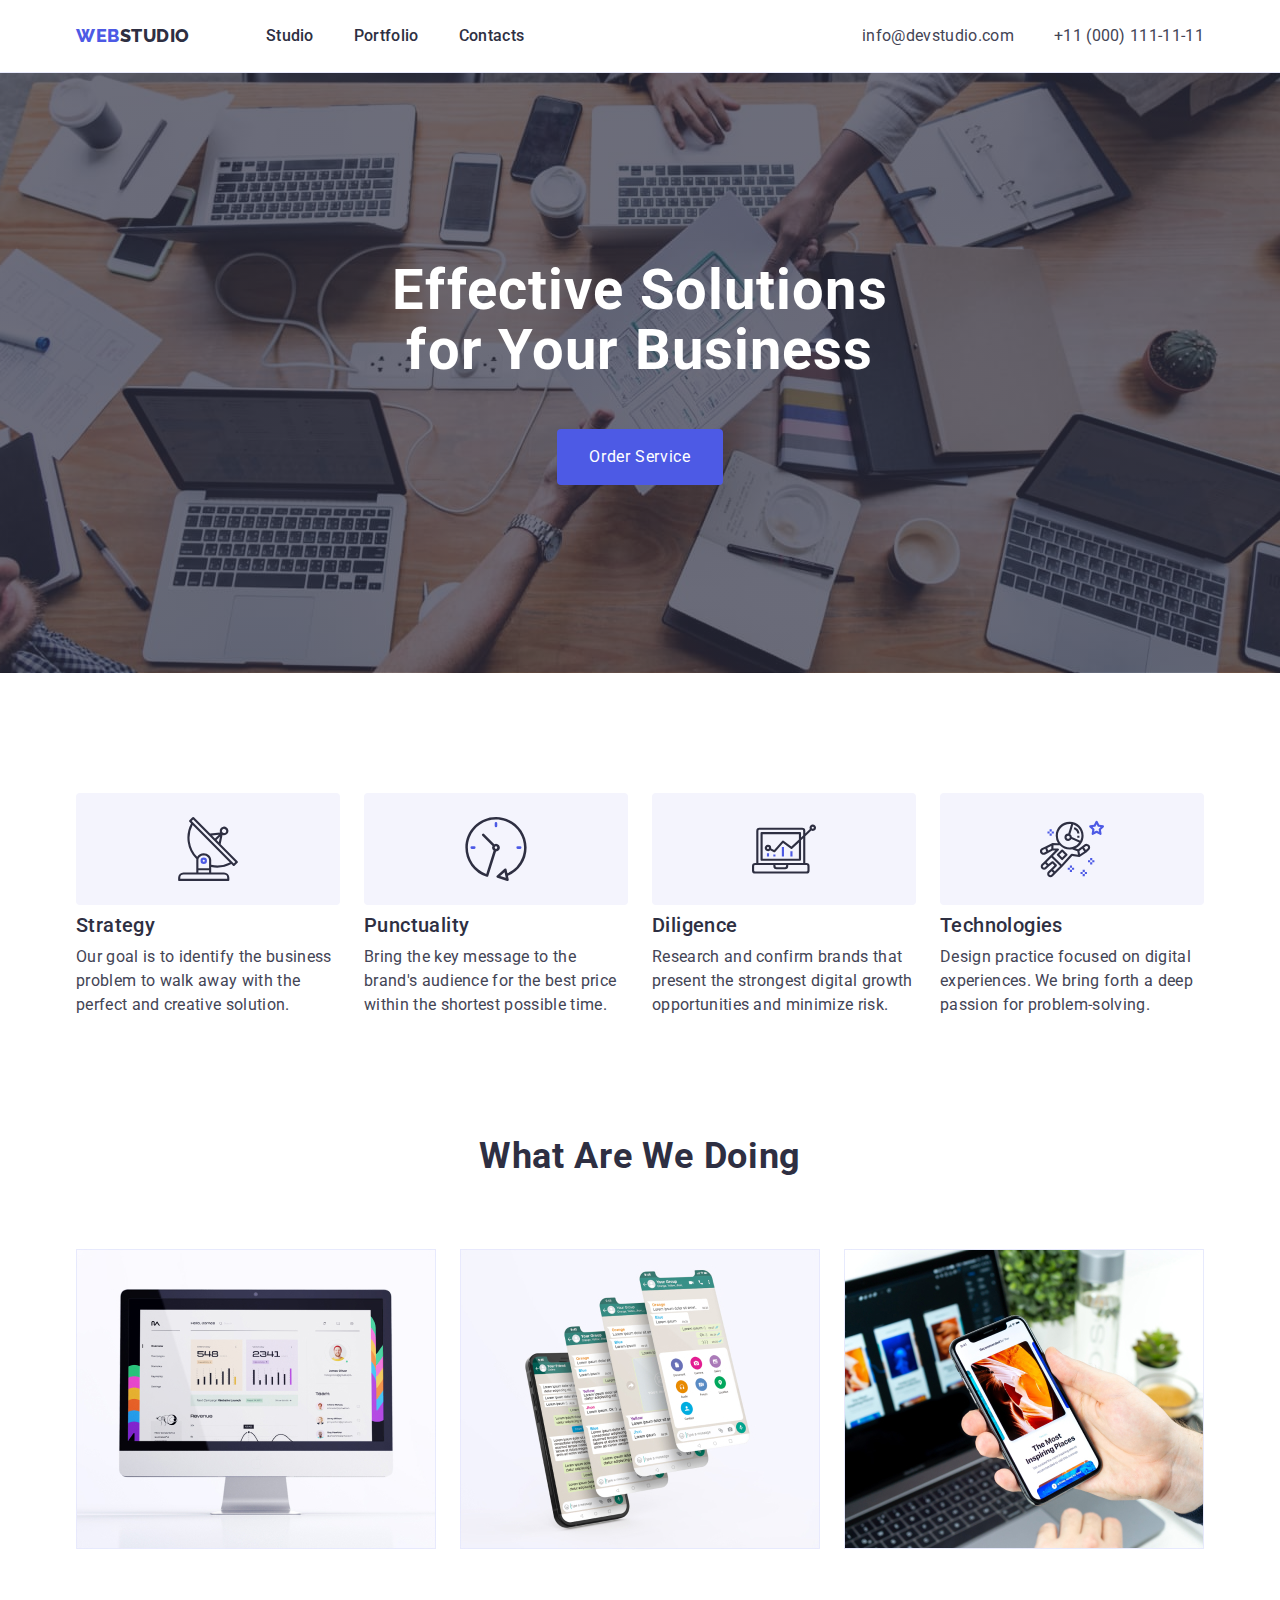
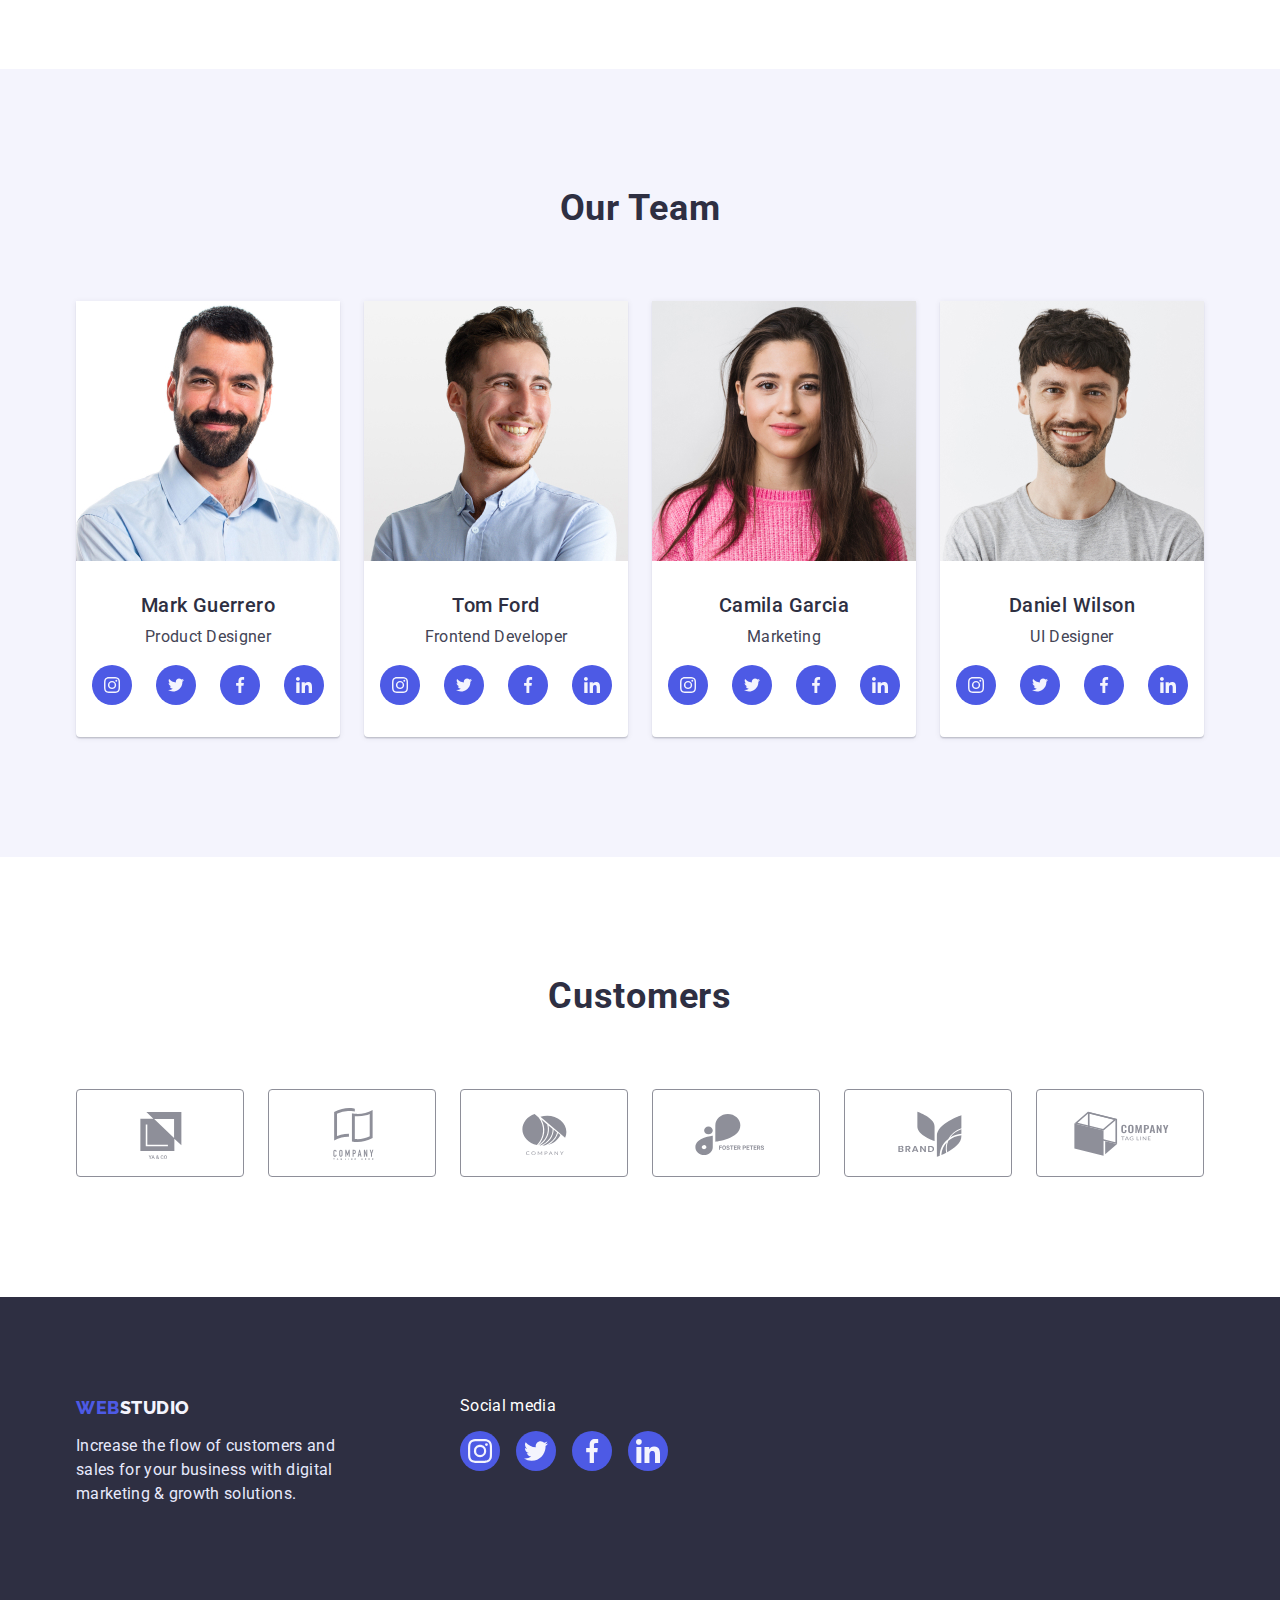
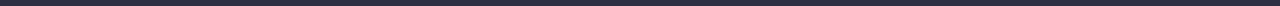
<file: index.html>
<!DOCTYPE html>
<html lang="en">
  <head>
    <meta charset="UTF-8">
    <meta http-equiv="X-UA-Compatible" content="IE=edge">
    <meta name="viewport" content="width=device-width, initial-scale=1.0">
    <title>Document</title>
    <link
    rel="stylesheet"
    href="https://cdnjs.cloudflare.com/ajax/libs/modern-normalize/1.0.0/modern-normalize.min.css">
    <link rel="preconnect" href="https://fonts.googleapis.com">
    <link rel="preconnect" href="https://fonts.gstatic.com" crossorigin="">
    <link rel="stylesheet" href="./css/styles.css">
    <link rel="stylesheet" href="https://fonts.googleapis.com/css2?family=Raleway:wght@800&family=Roboto:wght@400;500;700;900&display=swap">
  </head>
  <body>
    <header class="header">
    <div class="container flex-box header-box">   
      <nav class="header-menu flex-box">
        <a class="header-logo link" href="./index.html">Web<span class="header-logo-second link">Studio</span></a>
        <ul class="header-nav list link flex-box">
          <li>
            <a class="menu-item active list link" href="./index.html">Studio</a>
          </li>
          <li>
            <a class="menu-item active list link" href="./portfolio.html">Portfolio</a>
          </li>
          <li>
            <a class="menu-item active list link" href="">Contacts</a>
          </li>
        </ul>
      </nav>
      <address class="header-address">
        <ul class="address-list list flex-box">
          <li>
            <a class="address-item link active" href="mailto:info@devstudio.com">info@devstudio.com</a>
          </li>
          <li>
            <a class="address-item link active" href="tel:+110001111111">+11 (000) 111-11-11</a>
          </li>
        </ul>
      </address>
      </div>
    </header>
    <main class="main">
      <section class="service section">
        <div class="container">
          <h1 class="service-text">Effective Solutions for Your Business</h1>
          <button class="service-bnt active-btn" type="button">Order Service</button>
        </div>
      </section>
      <section class="specifics section">
      <div class="container">
        <h2 hidden class="none-title">specifics</h2>
        <ul class="specifics-list list flex-box">
          <li class="specifics-item">
            <div class="specifics-icon" >
              <svg width="64" height="64">
                <use href="./images/icon1s.svg#icon-antenna"></use>
              </svg>
            </div> 
            <h3  class="specifics-title">Strategy</h3>
            <p class="specifics-text">
              Our goal is to identify the business problem to walk away with the
              perfect and creative solution.
            </p>
          </li>
          <li class="specifics-item">
            <div class="specifics-icon" >
              <svg width="64" height="64">
                <use href="./images/icon1s.svg#icon-clock"></use>
              </svg>
            </div> 
            <h3 class="specifics-title">Punctuality</h3>
            <p class="specifics-text">
              Bring the key message to the brand's audience for the best price
              within the shortest possible time.
            </p>
          </li>
          <li class="specifics-item">
            <div class="specifics-icon" >
              <svg width="64" height="64">
                <use href="./images/icon1s.svg#icon-diagram"></use>
              </svg>
            </div> 
            <h3 class="specifics-title">Diligence</h3>
            <p class="specifics-text">
              Research and confirm brands that present the strongest digital
              growth opportunities and minimize risk.
            </p>
          </li>
          <li class="specifics-item">
            <div class="specifics-icon" >
              <svg width="64" height="64">
                <use href="./images/icon1s.svg#icon-astronaut"></use>
              </svg>
            </div> 
            <h3 class="specifics-title">Technologies</h3>
            <p class="specifics-text">
              Design practice focused on digital experiences. We bring forth a
              deep passion for problem-solving.
            </p>
          </li>
        </ul>
      </div>
      </section>
      <section class="doing section">
        <div class="container">
        <h2 class="primary-title">What are we doing</h2>
        <ul class="doing-list list flex-box">
          <li class="doing-item">
            <img src="./images/computer.jpg" alt="computer" width="360">
          </li>
          <li class="doing-item">
            <img src="./images/phones.jpg" alt="phones" width="360">
          </li>
          <li class="doing-item">
            <img src="./images/phoneandcomtputer.jpg" alt="phones and comtputer" width="360">
          </li>
        </ul>
        </div>
      </section>
      <section class="team section">
        <div class="container">
        <h2 class="primary-title">Our Team</h2>
        <ul class="team-list list flex-box">
          <li class="team-item">
            <img src="./images/mark.jpg" alt="boy" width="264">
            <div class="team-text">
              <h3 class="team-parthner">Mark Guerrero</h3>
              <p class="team-doing">Product Designer</p>
              <ul class="team-soc list">
                <li class="team-soc-item">
                  <a href="" class="team-soc-link link">
                    <svg widht="16" height="16" class="team-soc-icon"> 
                      <use href="./images/icons.svg#icon-instagram"></use>
                    </svg>
                  </a>
                </li>
                <li class="team-soc-item">
                  <a href="" class="team-soc-link link">
                    <svg widht="16" height="16" class="team-soc-icon"> 
                      <use href="./images/icons.svg#icon-twitter"></use>
                    </svg>
                  </a>
                </li>
                <li class="team-soc-item">
                  <a href="" class="team-soc-link link">
                    <svg widht="16" height="16" class="team-soc-icon"> 
                      <use href="./images/icons.svg#icon-facebook"></use>
                    </svg>
                  </a>
                </li>
                <li class="team-soc-item">
                  <a href="" class="team-soc-link link">
                    <svg widht="16" height="16" class="team-soc-icon"> 
                      <use href="./images/icons.svg#icon-linkedin"></use>
                    </svg>
                  </a>
                </li>
              </ul>
            </div>
          </li>
          <li class="team-item">
            <img src="./images/tom.jpg" alt="man" width="264">
            <div class="team-text">
              <h3 class="team-parthner">Tom Ford</h3>
              <p class="team-doing">Frontend Developer</p>
              <ul class="team-soc list">
                <li class="team-soc-item">
                  <a href="" class="team-soc-link link">
                    <svg widht="16" height="16" class="team-soc-icon"> 
                      <use href="./images/icons.svg#icon-instagram"></use>
                    </svg>
                  </a>
                </li>
                <li class="team-soc-item">
                  <a href="" class="team-soc-link link">
                    <svg widht="16" height="16" class="team-soc-icon"> 
                      <use href="./images/icons.svg#icon-twitter"></use>
                    </svg>
                  </a>
                </li>
                <li class="team-soc-item">
                  <a href="" class="team-soc-link link">
                    <svg widht="16" height="16" class="team-soc-icon"> 
                      <use href="./images/icons.svg#icon-facebook"></use>
                    </svg>
                  </a>
                </li>
                <li class="team-soc-item">
                  <a href="" class="team-soc-link link">
                    <svg widht="16" height="16" class="team-soc-icon"> 
                      <use href="./images/icons.svg#icon-linkedin"></use>
                    </svg>
                  </a>
                </li>
              </ul>
            </div>
          </li>
          <li class="team-item">
            <img src="./images/camila.jpg" alt="women" width="264">
            <div class="team-text">
              <h3 class="team-parthner">Camila Garcia</h3>
              <p class="team-doing">Marketing</p>
              <ul class="team-soc list">
                <li class="team-soc-item">
                  <a href="" class="team-soc-link link">
                    <svg widht="16" height="16" class="team-soc-icon"> 
                      <use href="./images/icons.svg#icon-instagram"></use>
                    </svg>
                  </a>
                </li>
                <li class="team-soc-item">
                  <a href="" class="team-soc-link link">
                    <svg widht="16" height="16" class="team-soc-icon"> 
                      <use href="./images/icons.svg#icon-twitter"></use>
                    </svg>
                  </a>
                </li>
                <li class="team-soc-item">
                  <a href="" class="team-soc-link link">
                    <svg widht="16" height="16" class="team-soc-icon"> 
                      <use href="./images/icons.svg#icon-facebook"></use>
                    </svg>
                  </a>
                </li>
                <li class="team-soc-item">
                  <a href="" class="team-soc-link link">
                    <svg widht="16" height="16" class="team-soc-icon"> 
                      <use href="./images/icons.svg#icon-linkedin"></use>
                    </svg>
                  </a>
                </li>
              </ul>
            </div>
          </li>
          <li class="team-item">
            <img src="./images/daniel.jpg" alt="boy" width="264">
            <div class="team-text">
              <h3 class="team-parthner">Daniel Wilson</h3>
              <p class="team-doing">UI Designer</p>
              <ul class="team-soc list">
                <li class="team-soc-item">
                  <a href="" class="team-soc-link link">
                    <svg widht="16" height="16" class="team-soc-icon"> 
                      <use href="./images/icons.svg#icon-instagram"></use>
                    </svg>
                  </a>
                </li>
                <li class="team-soc-item">
                  <a href="" class="team-soc-link link">
                    <svg widht="16" height="16" class="team-soc-icon"> 
                      <use href="./images/icons.svg#icon-twitter"></use>
                    </svg>
                  </a>
                </li>
                <li class="team-soc-item">
                  <a href="" class="team-soc-link link">
                    <svg widht="16" height="16" class="team-soc-icon"> 
                      <use href="./images/icons.svg#icon-facebook"></use>
                    </svg>
                  </a>
                </li>
                <li class="team-soc-item">
                  <a href="" class="team-soc-link link">
                    <svg widht="16" height="16" class="team-soc-icon"> 
                      <use href="./images/icons.svg#icon-linkedin"></use>
                    </svg>
                  </a>
                </li>
              </ul>
            </div>
          </li>
        </ul>
      </div>
      </section>
      <Section class="customers section">
        <div class="container">
          <h2 class="primary-title">Customers</h2>
          <ul class="customers-list list">
            <li class="custemers-li">
              <a href="" class="customers-item">
                <svg width="104" height="56" class="customers-icon">
                  <use href="./images/icons1c.svg#icon-client1"></use>
                </svg>
              </a>
            </li>
            <li class="custemers-li">
              <a href="" class="customers-item">
                <svg width="104" height="56" class="customers-icon">
                  <use href="./images/icons1c.svg#icon-client2"></use>
                </svg>
              </a>
            </li>
            <li class="custemers-li">
              <a href="" class="customers-item">
                <svg width="104" height="56" class="customers-icon">
                  <use href="./images/icons1c.svg#icon-client3"></use>
                </svg>
              </a>
            </li>
            <li class="custemers-li">
              <a href="" class="customers-item">
                <svg width="104" height="56" class="customers-icon">
                  <use href="./images/icons1c.svg#icon-client4"></use>
                </svg>
              </a>
            </li>
            <li class="custemers-li">
              <a href="" class="customers-item">
                <svg width="104" height="56" class="customers-icon">
                  <use href="./images/icons1c.svg#icon-client5"></use>
                </svg>
              </a>
            </li>
            <li class="custemers-li">
              <a href="" class="customers-item">
                <svg width="104" height="56" class="customers-icon">
                  <use href="./images/icons1c.svg#icon-client6"></use>
                </svg>
              </a>
            </li>
          </ul>
        </div>
      </Section>
    </main>
    <footer class="footer">
     <div class="container flex-box">
        <div class="footer-container">
        <a class="footer-logo link" href="./index.html">Web<span class="footer-logo-second link">Studio</span></a>
        <p class="footer-text">
          Increase the flow of customers and sales for your business with digital
          marketing & growth solutions.
        </p>
        </div>
        <div class="footer-social">
          <p class="footer-social-text">Social media</p>
          <ul class="footer-social-list list">
                  <li class="">
                    <a href="" class="footer-social-box">
                      <svg widht="24" height="24"> 
                        <use href="./images/icons.svg#icon-instagram"></use>
                      </svg>
                    </a>
                  </li>
                  <li class="">
                    <a href="" class="footer-social-box">
                      <svg widht="24" height="24"> 
                        <use href="./images/icons.svg#icon-twitter"></use>
                      </svg>
                    </a>
                  </li>
                  <li class="">
                    <a href="" class="footer-social-box">
                      <svg widht="24" height="24"> 
                        <use href="./images/icons.svg#icon-facebook"></use>
                      </svg>
                    </a>
                  </li>
                  <li class="">
                    <a href="" class="footer-social-box">
                      <svg widht="24" height="24"> 
                        <use href="./images/icons.svg#icon-linkedin"></use>
                      </svg>
                    </a>
                  </li>
          </ul>
        </div>
     </div>
    </footer>
  </body>
</html>
</file>
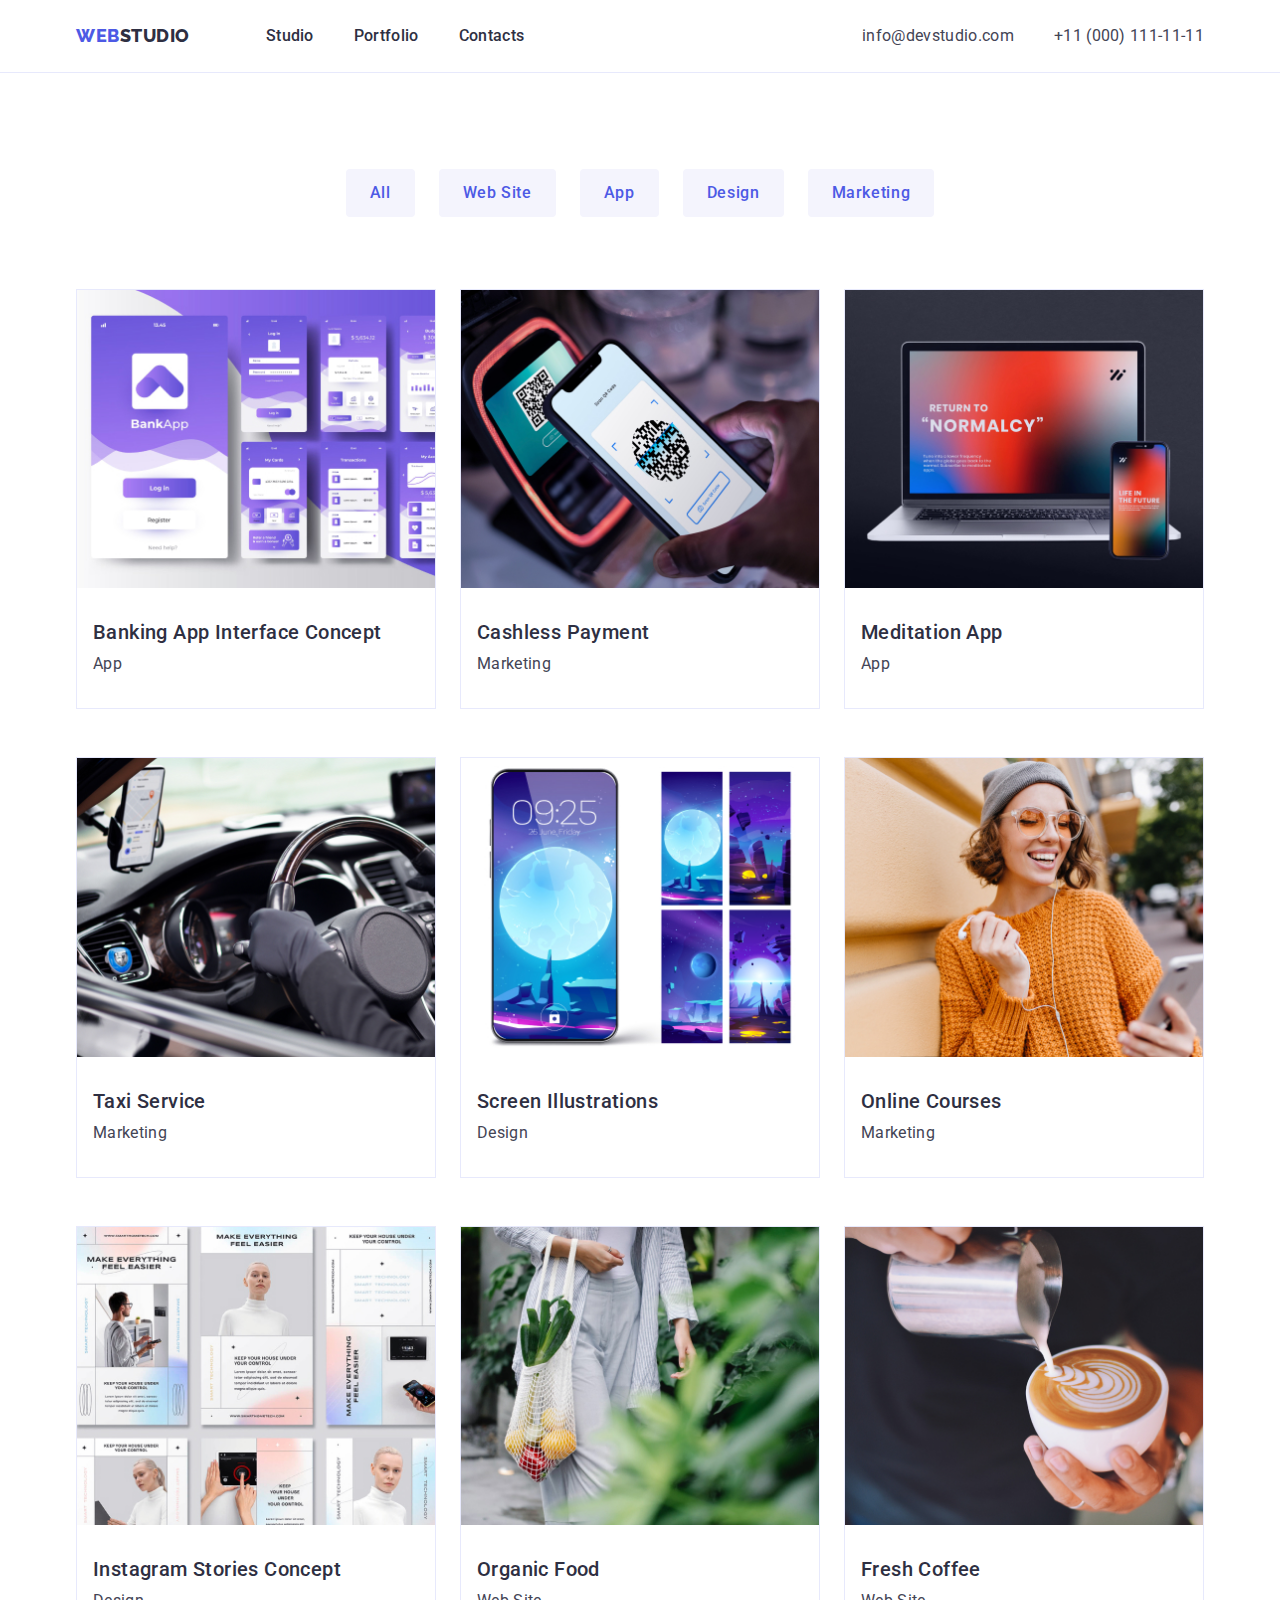
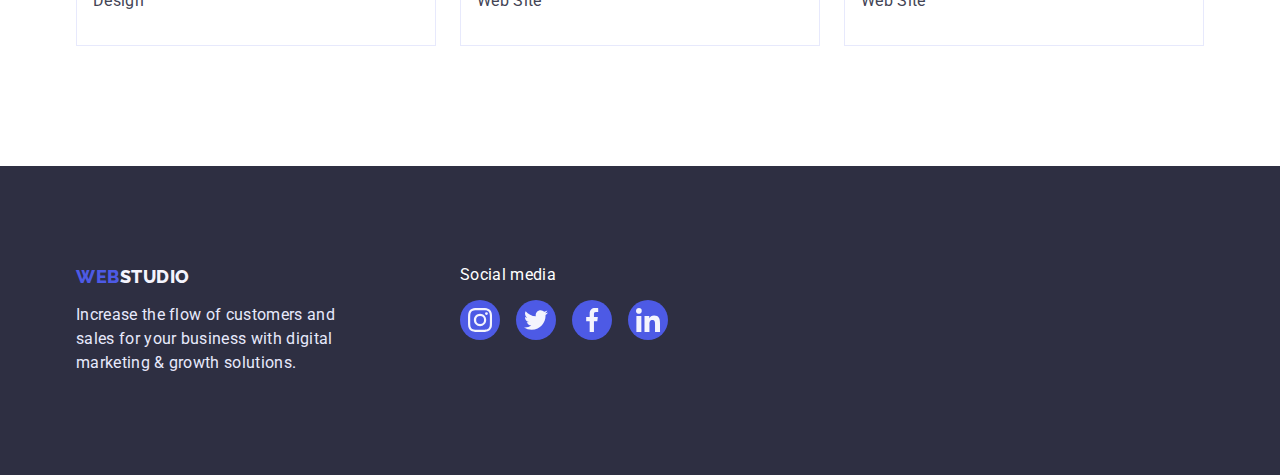
<file: portfolio.html>
<!DOCTYPE html>
<html lang="en">
  <head>
    <meta charset="UTF-8">
    <meta http-equiv="X-UA-Compatible" content="IE=edge">
    <meta name="viewport" content="width=device-width, initial-scale=1.0">
    <title>Portfolio</title>
    <link
    rel="stylesheet"
    href="https://cdnjs.cloudflare.com/ajax/libs/modern-normalize/1.0.0/modern-normalize.min.css">
    <link rel="preconnect" href="https://fonts.googleapis.com">
    <link rel="preconnect" href="https://fonts.gstatic.com" crossorigin="">
    <link rel="stylesheet" href="./css/styles.css">
    <link
      rel="stylesheet"
      href="https://fonts.googleapis.com/css2?family=Raleway:wght@800&family=Roboto:wght@400;500;700;900&display=swap"
    >
  </head>
  <body>
    <header class="header">
      <div class="container flex-box header-box">
      <nav class="header-menu flex-box">
        <a class="header-logo link" href="./index.html">Web<span class="header-logo-second link">Studio</span></a>
        <ul class="header-nav list link flex-box">
          <li>
            <a class="menu-item active list link" href="./index.html">Studio</a>
          </li>
          <li>
            <a class="menu-item active list link" href="./portfolio.html">Portfolio</a>
          </li>
          <li>
            <a class="menu-item active list link" href="">Contacts</a>
          </li>
        </ul>
      </nav>
      <address class="header-address link">
        <ul class="address-list list flex-box">
          <li>
            <a class="address-item link active" href="mailto:info@devstudio.com">info@devstudio.com</a>
          </li>
          <li>
            <a class="address-item link active" href="tel:+110001111111">+11 (000) 111-11-11</a>
          </li>
        </ul>
      </address>
    </div>
    </header>
    <main class="all">
      <section class="button-for-nav">
        <div class="container">
        <h1 hidden="" class="none-title">buttons</h1>
        <ul class="link list btn-nav">
          <li><button class="second-nav active-btn" type="button">All</button></li>
          <li><button class="second-nav active-btn" type="button">Web Site</button></li>
          <li><button class="second-nav active-btn" type="button">App</button></li>
          <li><button class="second-nav active-btn" type="button">Design</button></li>
          <li><button class="second-nav active-btn" type="button">Marketing</button></li>
        </ul>
      </div>
      <div class="container">
        <ul class="services-list list flex-box">
          <li class="services-list-item">
            <a class="link" href="">
              <img src="./images/bankingapp.jpg" alt="Banking App Interface Concept" width="360">
              <div class="cards-text">
                <h2 class="secondary-title-cards">Banking App Interface Concept</h2>
                <p class="text-dsc">App</p>
              </div>
            </a>
          </li>
          <li class="services-list-item">
            <a class="link" href="">
              <img src="./images/cashlesspayment.jpg" alt="Cashless Payment" width="360">
              <div class="cards-text">
                <h2 class="secondary-title-cards">Cashless Payment</h2>
                <p class="text-dsc">Marketing</p>
              </div>
            </a>
          </li>
          <li class="services-list-item">
            <a class="link" href="">
              <img src="./images/maditaionapp.jpg" alt="Meditaion App" width="360">
              <div class="cards-text">
                <h2 class="secondary-title-cards">Meditation App</h2>
                <p class="text-dsc">App</p>
              </div>
            </a>
          </li>
          <li class="services-list-item">
            <a class="link" href="">
              <img src="./images/taxiservice.jpg" alt="Taxi Service" width="360">
              <div class="cards-text">
                <h2 class="secondary-title-cards">Taxi Service</h2>
                <p class="text-dsc">Marketing</p>
              </div>
            </a>
          </li>
          <li class="services-list-item">
            <a class="link" href="">
              <img src="./images/screenillustrations.jpg" alt="Screen Illustrations" width="360">
              <div class="cards-text">
                <h2 class="secondary-title-cards">Screen Illustrations</h2>
                <p class="text-dsc">Design</p>
              </div>
            </a>
          </li>
          <li class="services-list-item">
            <a class="link" href="">
              <img src="./images/onlinecourses.jpg" alt="Online Courses" width="360">
              <div class="cards-text">
                <h2 class="secondary-title-cards">Online Courses</h2>
                <p class="text-dsc">Marketing</p>
              </div>
            </a>
          </li>
          <li class="services-list-item">
            <a class="link" href="">
              <img src="./images/instagramstories.jpg" alt="Instagram Stories Concept" width="360">
              <div class="cards-text">
                <h2 class="secondary-title-cards">Instagram Stories Concept</h2>
                <p class="text-dsc">Design</p>
              </div>
            </a>
          </li>
          <li class="services-list-item">
            <a class="link" href="">
              <img src="./images/organicfood.jpg" alt="Organic Food" width="360">
              <div class="cards-text">
                <h2 class="secondary-title-cards">Organic Food</h2>
                <p class="text-dsc">Web Site</p>
              </div>
            </a>
          </li>
          <li class="services-list-item">
            <a class="link" href="">
              <img src="./images/freshcoffe.jpg" alt="Fresh Coffee" width="360">
              <div class="cards-text">
                <h2 class="secondary-title-cards">Fresh Coffee</h2>
                <p class="text-dsc">Web Site</p>
              </div>
            </a>
          </li>
        </ul>
      </div>
      </section>
    </main>
    <footer class="footer">
      <div class="container flex-box">
        <div class="footer-container">
        <a class="footer-logo link" href="./index.html">Web<span class="footer-logo-second link">Studio</span></a>
        <p class="footer-text">
          Increase the flow of customers and sales for your business with digital
          marketing & growth solutions.
        </p>
        </div>
        <div class="footer-social">
          <p class="footer-social-text">Social media</p>
          <ul class="footer-social-list list">
                  <li class="">
                    <a href="" class="footer-social-box">
                      <svg widht="24px" height="24px"> 
                        <use href="./images/icons.svg#icon-instagram"></use>
                      </svg>
                    </a>
                  </li>
                  <li class="">
                    <a href="" class="footer-social-box">
                      <svg widht="24px" height="24px"> 
                        <use href="./images/icons.svg#icon-twitter"></use>
                      </svg>
                    </a>
                  </li>
                  <li class="">
                    <a href="" class="footer-social-box">
                      <svg widht="24px" height="24px"> 
                        <use href="./images/icons.svg#icon-facebook"></use>
                      </svg>
                    </a>
                  </li>
                  <li class="">
                    <a href="" class="footer-social-box">
                      <svg widht="24px" height="24px"> 
                        <use href="./images/icons.svg#icon-linkedin"></use>
                      </svg>
                    </a>
                  </li>
          </ul>
        </div>
     </div>
    </footer>
  </body>
</html>
</file>
<file: css/styles.css>
:root {
  --accent-color: #4d5ae5;
  --accent-logo-color: #4d5ae5;
  --hero-title-buttons: #ffffff;
  --brand-color: #2e2f42;
  --primary-titles-color: #2e2f42;
  --mini-titles-color: #2e2f42;
  --secondary-titles-color: #2e2f42;
  --hover-color: #404bbf;
  --background: #ffffff;
  --cards-color: #f4f4fd;
  --cloud: #f4f4fd;
  --buttons-2page: #e7e9fc;
  --primary-text-color: #434455;
}
/* списки и точки */
ul {
  list-style: none;
  margin: 0;
  padding: 0;
}

a {
  text-decoration: none;
}

h1,
h2,
h3,
h4,
h5,
h6,
p {
  margin: 0;
  padding: 0;
}

body {
  font-family: "Roboto", sans-serif;

  color: var(--primary-text-color);
  background-color: var(--background);
  letter-spacing: 0.02em;
}

img {
  display: block;
  max-width: 100%;
  height: auto;
}

.section {
  padding-top: 120px;
  padding-bottom: 120px;
}

.container {
  max-width: 1158px;
  margin: 0 auto;
  padding: 0 15px;
}

/* header */
.flex-box {
  display: flex;
}

.header {
  border-bottom: 1px solid #E7E9FC;
  padding-top: 24px;
  padding-bottom: 24px;
}

.header-box {
  justify-content:space-between;
}

.header-logo {
  font-family: "Raleway", sans-serif;
  color: var(--accent-color);
  font-weight: 800;
  font-size: 18px;
  line-height: 1.17;
  text-transform: uppercase;
  letter-spacing: 0.03em;
  margin-right: 76px;
}

.header-nav {
  display: flex;
  gap: 40px;
}

.header-menu {
  align-items: center;
}

.header-logo-second {
  color: var(--brand-color);
}

.menu-item {
  color: var(--brand-color);
  font-weight: 500;
  font-size: 16px;
  line-height: 1.5;
  letter-spacing: 0.02em;
  display: block;
  padding: 24px auto;
}

.header-address {
  font-style: normal;
}

.address-list {
  display: flex;
  align-items: flex-start;
  gap: 40px;
}

.address-item {
  color: var(--primary-text-color);
  font-weight: 400;
  font-size: 16px;
  line-height: 1.5;
  letter-spacing: 0.02em;
}

.active:hover,
.active:focus {
  color: var(--hover-color);
}
/* service */
.service {
  background-color: var(--brand-color);
  padding: 188px 0;
  background-image: linear-gradient(rgba(46, 47, 66, 0.7), rgba(46, 47, 66, 0.7)), url('../images/peopleoffice.jpg');
  background-repeat: no-repeat;
  background-position: center;
  background-size: cover;
}

.service-text {
  color: var(--hero-title-buttons);
  font-size: 56px;
  line-height: 1.07;
  text-align: center;
  letter-spacing: 0.02em;
  max-width: 496px;
  margin: 0 auto 48px;
  }

.service-bnt {
  color: var(--hero-title-buttons);
  background-color: var(--accent-color);
  line-height: 1.5;
  align-items: center;
  letter-spacing: 0.04em;
  cursor: pointer;
  border-radius: 4px;
  display: block;
  margin: 0 auto;
  padding: 16px 32px;
  gap: 10px;
  border: 0px solid transparent;
}

.active-btn:hover,
.active-btn:active {
  color: var(--hero-title-buttons);
  background-color: var(--hover-color);
}

/* specifics */
.specifics {
  padding-bottom: 0px;
}

.specifics-list {
  gap: 24px;
}

.specifics-title {
  color: var(--mini-titles-color);
  font-weight: 500;
  font-size: 20px;
  line-height: 1.2;
  letter-spacing: 0.02em;
  margin-top: 8px;
}

.specifics-item {
  flex-basis: calc((100% - 72px) / 4);
}

.specifics-icon {
  width: 264px;
  height: 112px;
  background: #F4F4FD;
  border-radius: 4px;
  display: flex;
  align-items: center;
  justify-content: center;
}

.specifics-text,
.text-dsc {
  line-height: 1.5;
  letter-spacing: 0.02em;
  color: var(--primary-text-color);
  max-width: 264px;
  margin-top: 8px;
}

/* what are you doing */
.primary-title {
  color: var(--primary-titles-color);
  font-weight: 700;
  font-size: 36px;
  line-height: 1.11;
  letter-spacing: 0.02em;
  text-align: center;
  text-transform: capitalize;
  margin-bottom: 72px;
}

.doing {
  padding-bottom: 120px;
}

.doing-list{
  flex-wrap: wrap;
  gap: 24px;
}

.doing-item {
  flex-basis: calc((100% - 48px) / 3);
}

/* team secondary-title, img  -dsc */

.team {
  background-color: var(--cloud);
}

.team-list {
  flex-wrap: wrap;
  gap: 24px;
}

.team-item {
  flex-basis: calc((100% - 72px) / 4);
  box-shadow: 0px 1px 6px rgba(46, 47, 66, 0.08), 0px 1px 1px rgba(46, 47, 66, 0.16), 0px 2px 1px rgba(46, 47, 66, 0.08);
  border-radius: 0px 0px 4px 4px;
  background: #FFFFFF;
  max-width: 264px;
}

.team-text {
  display: flex;
  flex-direction: column;
  justify-content: center;
  align-items: center;
  padding: 32px 16px;
  gap: 8px;
  text-align: center;
}

.team-parthner {
  color: var(--secondary-titles-color);
  font-weight: 500;
  font-size: 20px;
  line-height: 1.2;
  letter-spacing: 0.02em;
}

.team-doing {
  font-size: 16px;
  line-height: 1.5;
  margin-bottom: 8px;
}

.team-soc {
  display: flex;
  justify-content: center;
  gap: 24px;
}

.team-soc-item {
  width: 40px;
  height: 40px;
}

.team-soc-link {
  width: 100%;
  height: 100%;
  border-radius: 50%;
  background: #4D5AE5;
  display: flex;
  align-items: center;
  justify-content: center;
}

.team-soc-link:hover {
  background-color: #404BBF;
}

.customers-list{
  display: flex;
  justify-content: space-between;
}

.custemers-li {
  flex-basis: calc((100% - 240px) / 6);
}

.customers-item {
  border-radius: 4px;
  display: flex;
  justify-content: center;
  align-items: center;
  width: 168px;
  height: 88px;
  border: 1px solid #8E8F99;
}

.customers-item svg {
  fill: currentColor;
}

.customers-item:hover,
.customers-item:focus {
  fill: var(--hover-color);
  border: 1px solid 
          var(--hover-color);
}

/* second page */

.second-nav {
  color: var(--accent-color);
  background-color: var(--cloud);
  font-weight: 500;
  font-size: 16px;
  line-height: 1.5;
  cursor: pointer;
  align-items: center;
  text-align: center;
  letter-spacing: 0.04em;
  border-radius: 4px;
  border: 0px solid transparent;
  padding: 12px 24px;
}

.second-nav:hover {
  box-shadow: 0px 3px 1px rgba(0, 0, 0, 0.1), 0px 2px 1px rgba(0, 0, 0, 0.08), 0px 2px 2px rgba(0, 0, 0, 0.12);
}

.secondary-title-cards {
  color: var(--secondary-titles-color);
  font-size: 20px;
  line-height: 1.2;
  font-weight: 500;
  letter-spacing: 0.02em;
  text-decoration: none;
}

/* cards */
.text-dsc {
  color: var(--primary-text-color);
  font-weight: 400;
  font-size: 16px;
  line-height: 1.5;
}

/* footer */

.footer {
  background-color: var(--brand-color);
  padding-top: 100px;
  padding-bottom: 100px;
}

.footer-container{
  margin-right: 120px;
}

.footer-text {
  color: var(--buttons-2page);
  font-size: 16px;
  line-height: 1.5;
  width: 264px;
  height: 72px;
  margin-top: 16px;
  max-width: 264px;
}

.footer-logo {
  font-family: "Raleway", sans-serif;
  color: var(--accent-logo-color);
  font-weight: 800;
  font-size: 18px;
  line-height: 1.17;
  text-transform: uppercase;
  letter-spacing: 0.03em;
}

.footer-logo-second {
  color: var(--cloud);
}

.footer-social-text{
  letter-spacing: 0.02em;
  color: #FFFFFF;
  margin-bottom: 16px;
}

.footer-social-list{
  display: flex;
  gap: 16px;
}

.footer-social-box {
  display: flex;
  justify-content: center;
  align-items: center;
  width: 40px;
  height: 40px;
  border-radius: 50%;
  background-color: #4D5AE5;
}

.footer-social-box:hover,
.footer-social-box:focus {
  background-color: #31D0AA;
  padding: 8px;
}

.services-list {
  flex-wrap: wrap;
  gap: 48px 24px;
}

.services-list-item {
  flex-basis: calc((100% - 48px ) / 3);
  border: 1px solid #E7E9FC;
}

.services-list-item:hover {
  box-shadow: 0px 1px 6px rgba(46, 47, 66, 0.08), 0px 1px 1px rgba(46, 47, 66, 0.16), 0px 2px 1px rgba(46, 47, 66, 0.08);
}

.cards-text {
  display: flex;
  flex-direction: column;
  justify-content: center;
  align-items: flex-start;
  padding: 32px 16px;
}

.btn-nav {
  display: flex;
  flex-direction: row;
  align-items: flex-start;
  padding: 0px;
  gap: 24px;
  margin-bottom: 72px;
  justify-content: center;
}

.button-for-nav {
  padding-top: 96px;
  padding-bottom: 120px;
}
</file>
